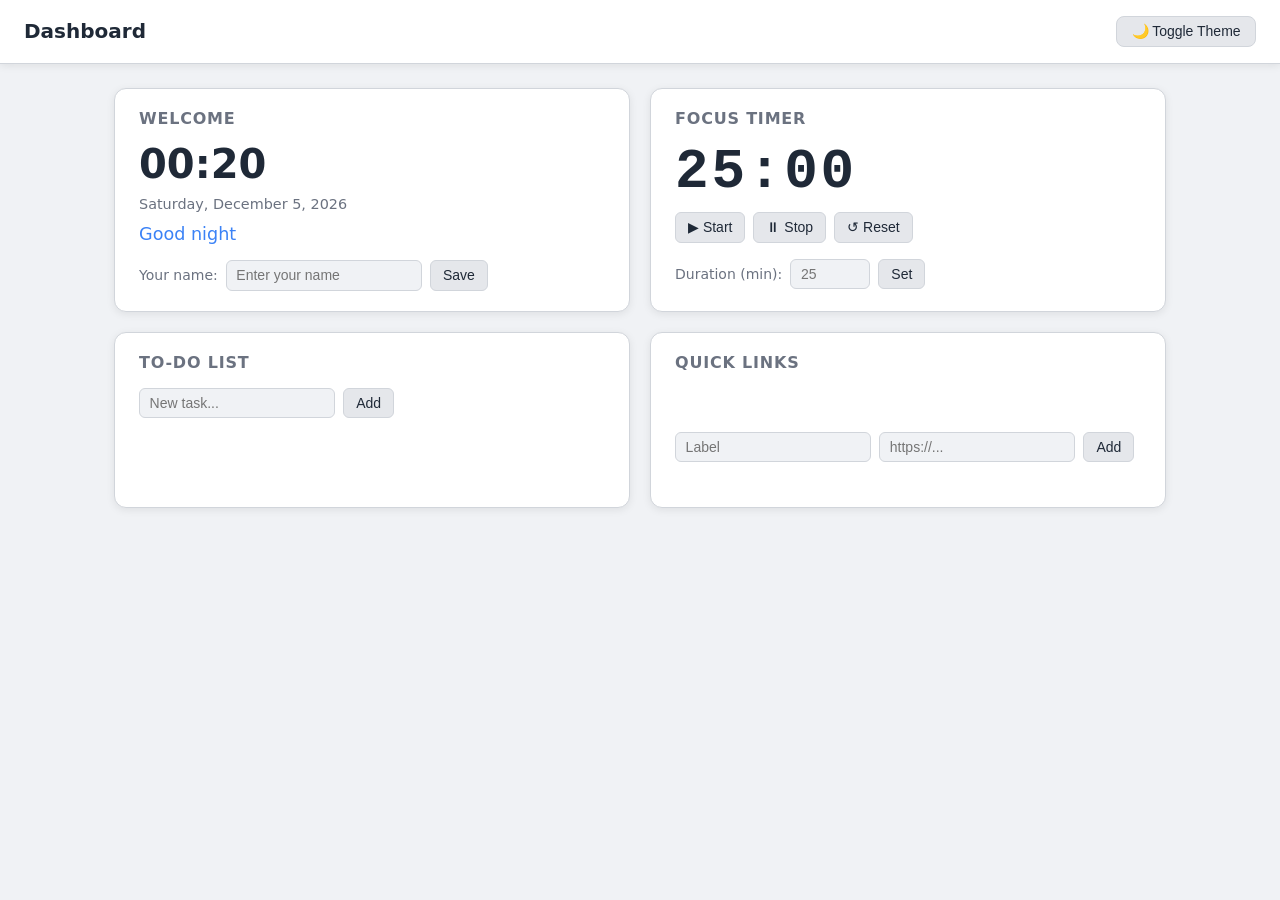
<file: index.html>
<!DOCTYPE html>
<html lang="en" data-theme="light">
<head>
  <meta charset="UTF-8" />
  <meta name="viewport" content="width=device-width, initial-scale=1.0" />
  <title>Personal Dashboard</title>
  <link rel="stylesheet" href="css/style.css" />
</head>
<body>
  <header class="dashboard-header">
    <h1>Dashboard</h1>
    <button id="theme-toggle" aria-label="Toggle light/dark theme">🌙 Toggle Theme</button>
  </header>

  <main class="dashboard-grid">

    <!-- Greeting Widget -->
    <section class="widget" id="widget-greeting" aria-label="Greeting">
      <h2>Welcome</h2>
      <p id="greeting-time" class="time-display" aria-live="polite"></p>
      <p id="greeting-date" class="date-display"></p>
      <p id="greeting-message" class="greeting-message" aria-live="polite"></p>
      <div class="name-controls">
        <label for="name-input">Your name:</label>
        <input type="text" id="name-input" placeholder="Enter your name" maxlength="50" />
        <button id="name-save-btn">Save</button>
      </div>
    </section>

    <!-- Focus Timer Widget -->
    <section class="widget" id="widget-timer" aria-label="Focus Timer">
      <h2>Focus Timer</h2>
      <p id="timer-display" class="timer-display" aria-live="polite">25:00</p>
      <div class="timer-controls">
        <button id="timer-start-btn">▶ Start</button>
        <button id="timer-stop-btn">⏸ Stop</button>
        <button id="timer-reset-btn">↺ Reset</button>
      </div>
      <div class="duration-controls">
        <label for="timer-duration-input">Duration (min):</label>
        <input type="number" id="timer-duration-input" min="1" max="99" placeholder="25" />
        <button id="timer-duration-save-btn">Set</button>
        <span id="timer-duration-error" class="error-msg" role="alert"></span>
      </div>
    </section>

    <!-- To-Do List Widget -->
    <section class="widget" id="widget-todo" aria-label="To-Do List">
      <h2>To-Do List</h2>
      <div class="task-input-row">
        <input type="text" id="task-input" placeholder="New task..." maxlength="200" />
        <button id="add-task-btn">Add</button>
      </div>
      <span id="task-error" class="error-msg" role="alert"></span>
      <ul id="task-list" aria-label="Tasks"></ul>
    </section>

    <!-- Quick Links Widget -->
    <section class="widget" id="widget-links" aria-label="Quick Links">
      <h2>Quick Links</h2>
      <div id="links-list" class="links-list" aria-label="Saved links"></div>
      <div class="link-input-row">
        <input type="text" id="link-label-input" placeholder="Label" maxlength="50" />
        <input type="text" id="link-url-input" placeholder="https://..." maxlength="500" />
        <button id="add-link-btn">Add</button>
      </div>
      <span id="link-error" class="error-msg" role="alert"></span>
    </section>

  </main>

  <script src="js/app.js"></script>
</body>
</html>
</file>
<file: css/style.css>
/* ============================================================
   CSS Custom Properties — Light Theme (default)
   ============================================================ */
:root {
  --color-bg: #f0f2f5;
  --color-surface: #ffffff;
  --color-border: #d1d5db;
  --color-shadow: rgba(0, 0, 0, 0.08);
  --color-text: #1f2937;
  --color-text-muted: #6b7280;
  --color-accent: #3b82f6;
  --color-accent-hover: #2563eb;
  --color-error: #dc2626;
  --color-completed: #9ca3af;
  --color-btn-bg: #e5e7eb;
  --color-btn-hover: #d1d5db;
  --color-header-bg: #ffffff;
  --radius: 12px;
  --shadow: 0 2px 8px var(--color-shadow);
}

/* ============================================================
   Dark Theme Overrides
   ============================================================ */
[data-theme="dark"] {
  --color-bg: #111827;
  --color-surface: #1f2937;
  --color-border: #374151;
  --color-shadow: rgba(0, 0, 0, 0.4);
  --color-text: #f9fafb;
  --color-text-muted: #9ca3af;
  --color-accent: #60a5fa;
  --color-accent-hover: #93c5fd;
  --color-error: #f87171;
  --color-completed: #6b7280;
  --color-btn-bg: #374151;
  --color-btn-hover: #4b5563;
  --color-header-bg: #1f2937;
}

/* ============================================================
   Reset & Base
   ============================================================ */
*, *::before, *::after {
  box-sizing: border-box;
  margin: 0;
  padding: 0;
}

body {
  font-family: system-ui, -apple-system, BlinkMacSystemFont, 'Segoe UI', sans-serif;
  background-color: var(--color-bg);
  color: var(--color-text);
  min-height: 100vh;
  transition: background-color 0.2s, color 0.2s;
}

/* ============================================================
   Header
   ============================================================ */
.dashboard-header {
  display: flex;
  align-items: center;
  justify-content: space-between;
  padding: 1rem 1.5rem;
  background-color: var(--color-header-bg);
  border-bottom: 1px solid var(--color-border);
  box-shadow: var(--shadow);
}

.dashboard-header h1 {
  font-size: 1.25rem;
  font-weight: 700;
  color: var(--color-text);
}

/* ============================================================
   Theme Toggle Button
   ============================================================ */
#theme-toggle {
  padding: 0.4rem 0.9rem;
  border: 1px solid var(--color-border);
  border-radius: 8px;
  background-color: var(--color-btn-bg);
  color: var(--color-text);
  cursor: pointer;
  font-size: 0.875rem;
  transition: background-color 0.15s, border-color 0.15s;
}

#theme-toggle:hover {
  background-color: var(--color-btn-hover);
}

/* ============================================================
   Dashboard Grid — 2 columns desktop, 1 column mobile
   ============================================================ */
.dashboard-grid {
  display: grid;
  grid-template-columns: repeat(2, 1fr);
  gap: 1.25rem;
  padding: 1.5rem;
  max-width: 1100px;
  margin: 0 auto;
}

@media (max-width: 768px) {
  .dashboard-grid {
    grid-template-columns: 1fr;
    padding: 1rem;
    gap: 1rem;
  }
}

/* ============================================================
   Widget Card
   ============================================================ */
.widget {
  background-color: var(--color-surface);
  border: 1px solid var(--color-border);
  border-radius: var(--radius);
  padding: 1.25rem 1.5rem;
  box-shadow: var(--shadow);
  display: flex;
  flex-direction: column;
  gap: 0.75rem;
  transition: background-color 0.2s, border-color 0.2s;
}

.widget h2 {
  font-size: 1rem;
  font-weight: 600;
  color: var(--color-text-muted);
  text-transform: uppercase;
  letter-spacing: 0.05em;
  margin-bottom: 0.25rem;
}

/* ============================================================
   Greeting Widget
   ============================================================ */
.time-display {
  font-size: 2.5rem;
  font-weight: 700;
  line-height: 1;
  color: var(--color-text);
}

.date-display {
  font-size: 0.9rem;
  color: var(--color-text-muted);
}

.greeting-message {
  font-size: 1.1rem;
  font-weight: 500;
  color: var(--color-accent);
}

.name-controls {
  display: flex;
  align-items: center;
  gap: 0.5rem;
  flex-wrap: wrap;
  margin-top: 0.25rem;
}

.name-controls label {
  font-size: 0.875rem;
  color: var(--color-text-muted);
  white-space: nowrap;
}

/* ============================================================
   Focus Timer Widget
   ============================================================ */
.timer-display {
  font-size: 3.5rem;
  font-weight: 700;
  font-family: 'Courier New', Courier, monospace;
  letter-spacing: 0.05em;
  color: var(--color-text);
  line-height: 1;
}

.timer-controls {
  display: flex;
  gap: 0.5rem;
  flex-wrap: wrap;
}

.duration-controls {
  display: flex;
  align-items: center;
  gap: 0.5rem;
  flex-wrap: wrap;
  margin-top: 0.25rem;
}

.duration-controls label {
  font-size: 0.875rem;
  color: var(--color-text-muted);
  white-space: nowrap;
}

/* ============================================================
   To-Do List Widget
   ============================================================ */
.task-input-row {
  display: flex;
  gap: 0.5rem;
}

#task-list {
  list-style: none;
  display: flex;
  flex-direction: column;
  gap: 0.4rem;
  max-height: 280px;
  overflow-y: auto;
}

#task-list li {
  display: flex;
  align-items: center;
  gap: 0.4rem;
  padding: 0.4rem 0.5rem;
  border-radius: 6px;
  background-color: var(--color-bg);
  border: 1px solid var(--color-border);
  transition: background-color 0.15s;
}

#task-list li.completed .task-label {
  text-decoration: line-through;
  color: var(--color-completed);
}

.task-label {
  flex: 1;
  font-size: 0.9rem;
  word-break: break-word;
}

#task-list li input[type="text"] {
  flex: 1;
  font-size: 0.9rem;
}

/* ============================================================
   Quick Links Widget
   ============================================================ */
.links-list {
  display: flex;
  flex-wrap: wrap;
  gap: 0.5rem;
  min-height: 2rem;
}

.links-list div {
  display: flex;
  align-items: center;
  gap: 0.25rem;
}

.links-list div button:first-child {
  padding: 0.35rem 0.75rem;
  border-radius: 6px;
  background-color: var(--color-accent);
  color: #fff;
  border: none;
  cursor: pointer;
  font-size: 0.875rem;
  transition: background-color 0.15s;
}

.links-list div button:first-child:hover {
  background-color: var(--color-accent-hover);
}

.link-input-row {
  display: flex;
  gap: 0.5rem;
  flex-wrap: wrap;
}

/* ============================================================
   Shared Input Styles
   ============================================================ */
input[type="text"],
input[type="number"] {
  padding: 0.4rem 0.6rem;
  border: 1px solid var(--color-border);
  border-radius: 6px;
  background-color: var(--color-bg);
  color: var(--color-text);
  font-size: 0.875rem;
  outline: none;
  transition: border-color 0.15s, background-color 0.2s;
  min-width: 0;
}

input[type="text"]:focus,
input[type="number"]:focus {
  border-color: var(--color-accent);
}

input[type="number"] {
  width: 5rem;
}

/* ============================================================
   Shared Button Styles
   ============================================================ */
button {
  padding: 0.4rem 0.75rem;
  border: 1px solid var(--color-border);
  border-radius: 6px;
  background-color: var(--color-btn-bg);
  color: var(--color-text);
  cursor: pointer;
  font-size: 0.875rem;
  transition: background-color 0.15s;
  white-space: nowrap;
}

button:hover {
  background-color: var(--color-btn-hover);
}

/* Small icon buttons inside task list */
#task-list button {
  padding: 0.2rem 0.45rem;
  font-size: 0.8rem;
  flex-shrink: 0;
}

/* Small delete buttons in links list */
.links-list div button:last-child {
  padding: 0.2rem 0.45rem;
  font-size: 0.8rem;
}

/* ============================================================
   Inline Error Messages
   ============================================================ */
.error-msg {
  font-size: 0.8rem;
  color: var(--color-error);
  min-height: 1em;
}
</file>
